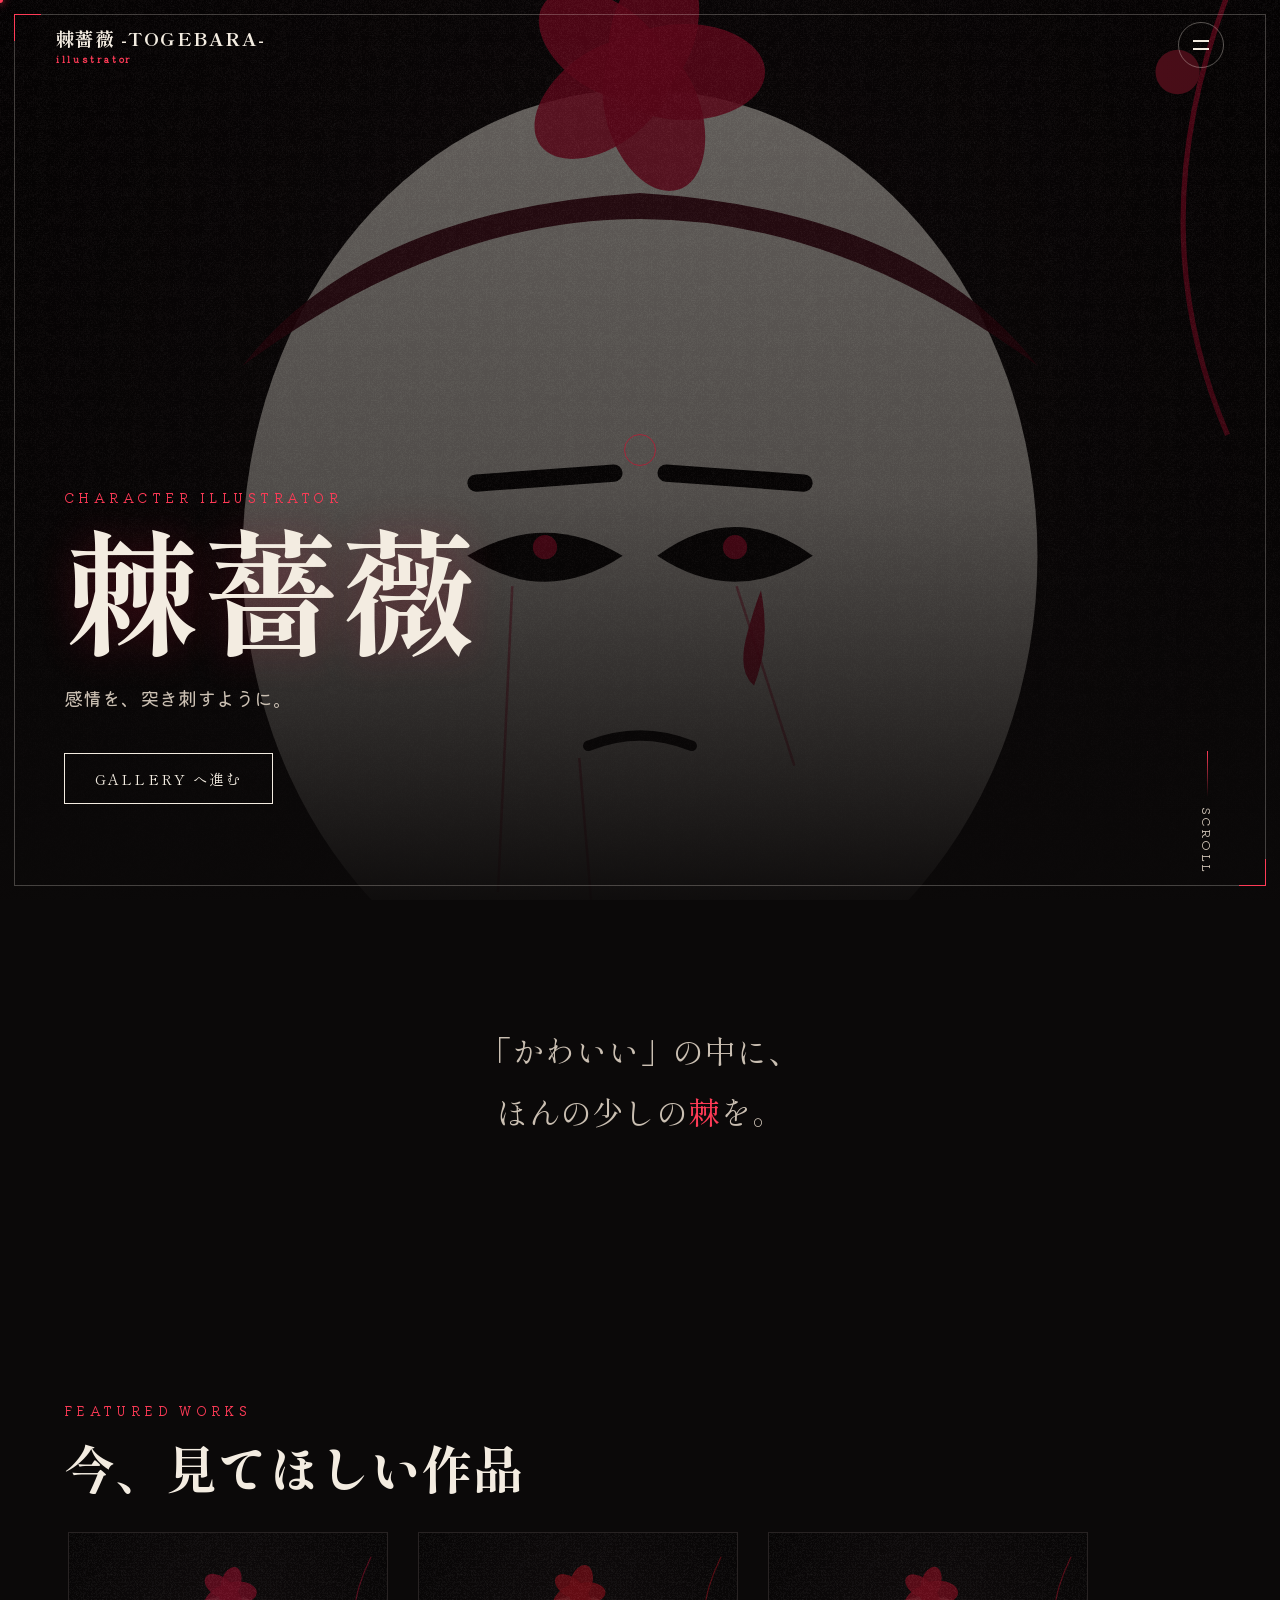
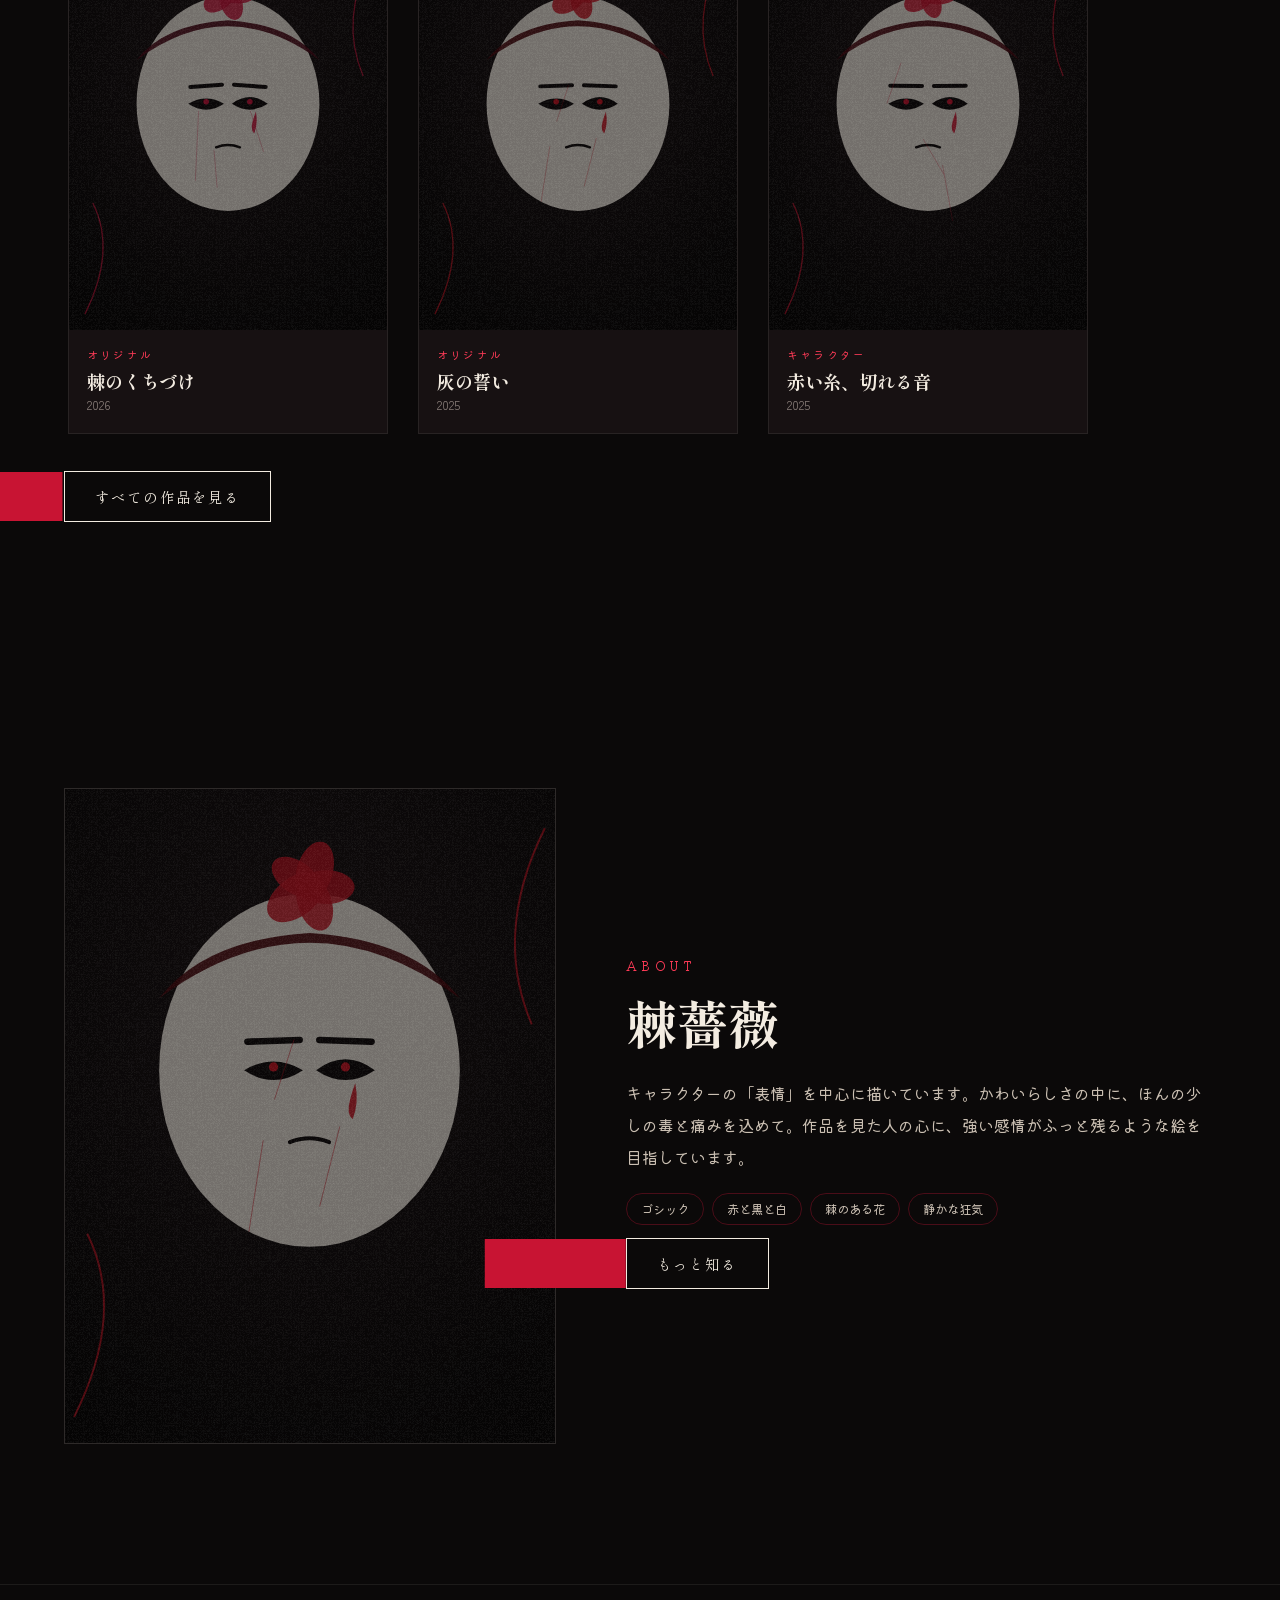
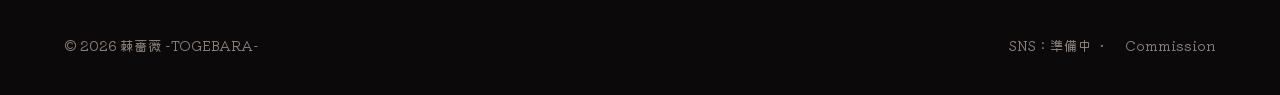
<file: index.html>
<!DOCTYPE html>
<html lang="ja">
<head>
<meta charset="UTF-8">
<meta name="viewport" content="width=device-width, initial-scale=1.0">
<title>棘薔薇 -TOGEBARA- | Illustration Portfolio</title>
<meta name="description" content="キャラクターの表情を描くイラストレーター、棘薔薇のポートフォリオサイト。">
<link rel="stylesheet" href="css/style.css">
</head>
<body data-page="top">

<div id="page-transition"></div>
<div id="nav-mount"></div>

<!-- ============ HERO：最初に見せるのは「作品」 ============ -->
<section class="hero">
  <div class="hero-art">
    <img id="heroImage" src="" alt="代表作品">
  </div>
  <div class="hero-frame"></div>
  <div class="hero-content">
    <div class="hero-eyebrow">CHARACTER ILLUSTRATOR</div>
    <h1 class="hero-title" id="heroTitle"></h1>
    <p class="hero-tagline" id="heroTagline"></p>
    <div class="hero-cta-row">
      <a href="gallery.html" class="btn-primary">GALLERY へ進む</a>
    </div>
  </div>
  <div class="scroll-hint"><span class="line"></span>SCROLL</div>
</section>

<!-- ============ 静けさの間（視線誘導） ============ -->
<div class="quiet-quote reveal">
  <p>「かわいい」の中に、<br>ほんの少しの<span class="mark">棘</span>を。</p>
</div>

<!-- ============ FEATURED WORKS ============ -->
<section class="section">
  <div class="section-eyebrow reveal">FEATURED WORKS</div>
  <h2 class="section-title reveal">今、見てほしい作品</h2>
  <div class="works-scroll-row" id="featuredRow"></div>
  <div class="reveal" style="margin-top:20px;">
    <a href="gallery.html" class="btn-primary">すべての作品を見る</a>
  </div>
</section>

<!-- ============ ABOUT TEASER ============ -->
<section class="section about-teaser">
  <div class="frame-art reveal">
    <img id="aboutTeaserImg" src="" alt="作者について">
  </div>
  <div class="reveal">
    <div class="section-eyebrow">ABOUT</div>
    <h2 class="section-title" id="artistNameHeading"></h2>
    <p class="section-lead" id="aboutTeaserBio"></p>
    <div class="tag-list" id="aboutTeaserTags"></div>
    <div style="margin-top:26px;">
      <a href="about.html" class="btn-primary">もっと知る</a>
    </div>
  </div>
</section>

<div id="footer-mount"></div>

<script src="js/data.js"></script>
<script src="js/main.js"></script>
<script>
document.addEventListener("DOMContentLoaded", () => {
  const data = PortfolioData.get();
  const works = PortfolioData.getWorks();
  const featured = PortfolioData.getFeaturedWorks();
  const heroWork = featured[0] || works[0];

  // ---- HERO ----
  document.getElementById("heroImage").src = heroWork ? PortfolioData.getWorkImage(heroWork) : "";
  document.getElementById("heroTitle").innerHTML =
    data.artistName.split("").map(ch => `<span>${ch}</span>`).join("");
  document.getElementById("heroTagline").textContent = data.tagline;

  // ---- FEATURED ROW ----
  const row = document.getElementById("featuredRow");
  const featuredList = (featured.length ? featured : works).slice(0, 6);
  row.innerHTML = featuredList.map(renderWorkCard).join("");

  // ---- ABOUT TEASER ----
  const teaserWork = works[1] || works[0];
  if (teaserWork) document.getElementById("aboutTeaserImg").src = PortfolioData.getWorkImage(teaserWork);
  document.getElementById("artistNameHeading").textContent = data.artistName;
  document.getElementById("aboutTeaserBio").textContent = data.profile.bio;
  document.getElementById("aboutTeaserTags").innerHTML =
    data.profile.likes.slice(0, 4).map(l => `<span class="tag">${l}</span>`).join("");

  // 追加された要素（作品カードなど）にもスクロール演出を適用しなおす
  reobserveReveals();

  // マウス位置に応じてヒーロー画像を少し動かす（世界に入っていく感覚）
  const heroArtImg = document.getElementById("heroImage");
  window.addEventListener("mousemove", (e) => {
    const x = (e.clientX / window.innerWidth - 0.5) * 14;
    const y = (e.clientY / window.innerHeight - 0.5) * 14;
    heroArtImg.style.transform = `scale(1.1) translate(${x}px, ${y}px)`;
  });
});
</script>
</body>
</html>
</file>
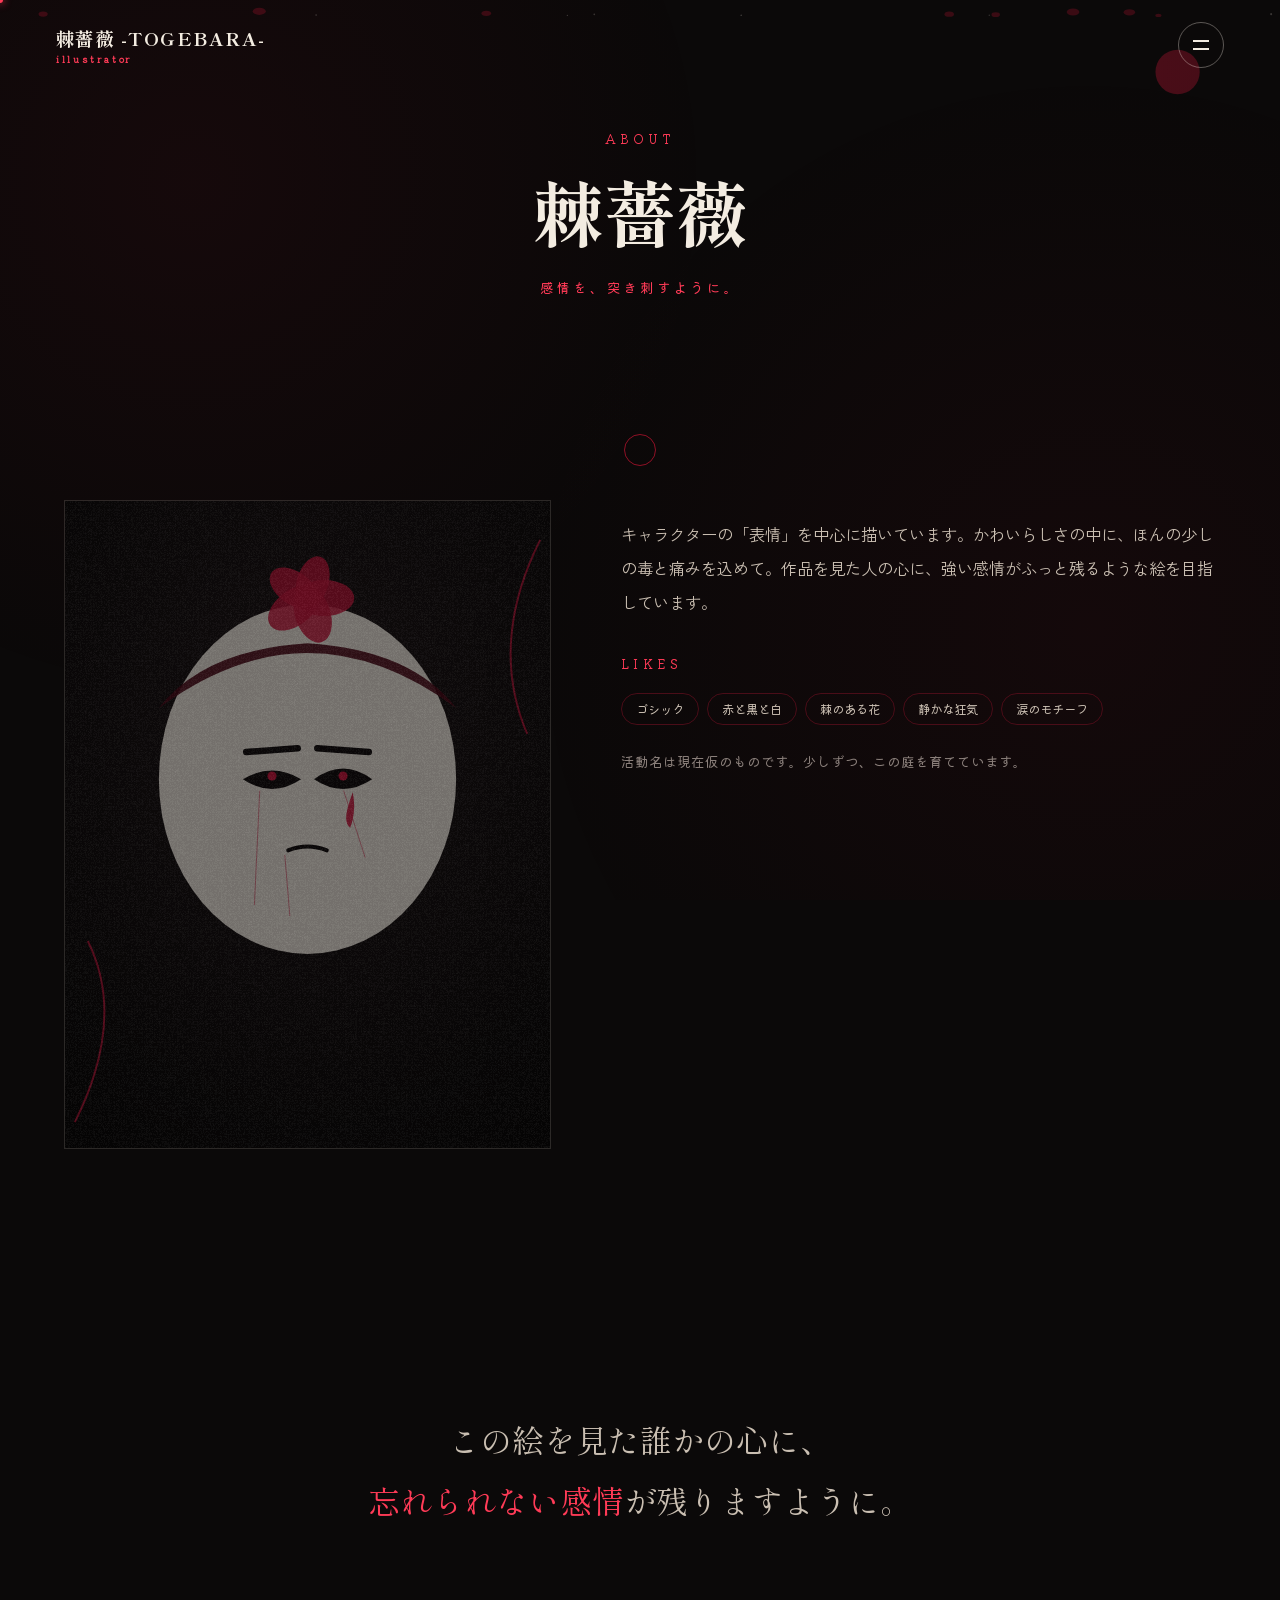
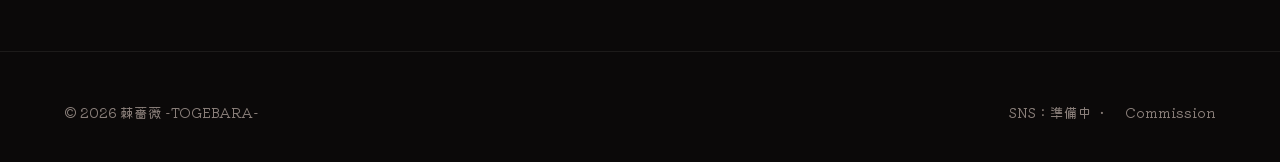
<file: about.html>
<!DOCTYPE html>
<html lang="ja">
<head>
<meta charset="UTF-8">
<meta name="viewport" content="width=device-width, initial-scale=1.0">
<title>ABOUT | 棘薔薇 -TOGEBARA-</title>
<link rel="stylesheet" href="css/style.css">
</head>
<body data-page="about">

<div id="page-transition"></div>
<div id="nav-mount"></div>

<section class="about-hero reveal">
  <div class="section-eyebrow" style="justify-content:center;display:flex;">ABOUT</div>
  <h1 id="artistName"></h1>
  <p class="sub" id="artistTagline"></p>
</section>

<section class="section">
  <div class="about-grid">
    <div class="about-portrait reveal">
      <img id="portraitImg" src="" alt="代表作品">
    </div>
    <div class="reveal">
      <p class="about-bio" id="bioText"></p>
      <div class="section-eyebrow" style="margin-top:36px;">LIKES</div>
      <div class="tag-list" id="likesTags"></div>
      <p class="about-note" id="noteText"></p>
    </div>
  </div>
</section>

<div class="quiet-quote reveal">
  <p>この絵を見た誰かの心に、<br><span class="mark">忘れられない感情</span>が残りますように。</p>
</div>

<div id="footer-mount"></div>

<script src="js/data.js"></script>
<script src="js/main.js"></script>
<script>
document.addEventListener("DOMContentLoaded", () => {
  const data = PortfolioData.get();
  const works = PortfolioData.getWorks();
  document.getElementById("artistName").textContent = data.artistName;
  document.getElementById("artistTagline").textContent = data.tagline;
  document.getElementById("bioText").textContent = data.profile.bio;
  document.getElementById("noteText").textContent = data.profile.note || "";
  document.getElementById("likesTags").innerHTML =
    data.profile.likes.map(l => `<span class="tag">${l}</span>`).join("");
  if (works[0]) document.getElementById("portraitImg").src = PortfolioData.getWorkImage(works[0]);
});
</script>
</body>
</html>
</file>
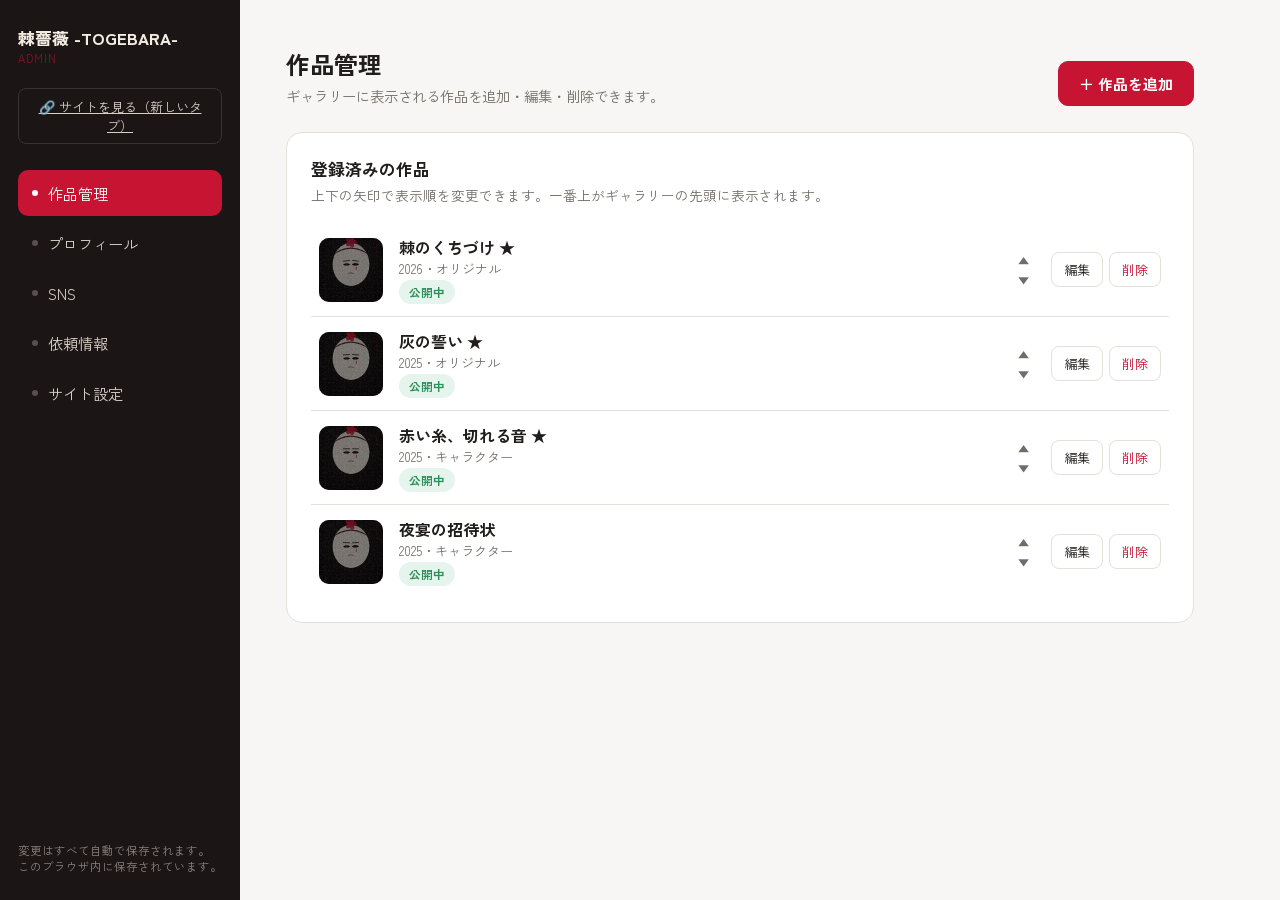
<file: admin.html>
<!DOCTYPE html>
<html lang="ja">
<head>
<meta charset="UTF-8">
<meta name="viewport" content="width=device-width, initial-scale=1.0">
<title>管理画面 | 棘薔薇 -TOGEBARA-</title>
<link rel="stylesheet" href="css/admin.css">
</head>
<body>

<div class="admin-shell">
  <!-- ============ サイドバー ============ -->
  <aside class="admin-sidebar">
    <div class="admin-brand" id="sidebarTitle">管理画面<small>ADMIN</small></div>
    <a href="index.html" class="admin-view-link" target="_blank">🔗 サイトを見る（新しいタブ）</a>
    <nav class="admin-nav">
      <button data-page="works" class="active"><span class="dot"></span>作品管理</button>
      <button data-page="profile"><span class="dot"></span>プロフィール</button>
      <button data-page="sns"><span class="dot"></span>SNS</button>
      <button data-page="commission"><span class="dot"></span>依頼情報</button>
      <button data-page="settings"><span class="dot"></span>サイト設定</button>
    </nav>
    <div class="admin-sidebar-foot">
      変更はすべて自動で保存されます。<br>
      このブラウザ内に保存されています。
    </div>
  </aside>

  <!-- ============ メインエリア ============ -->
  <main class="admin-main">

    <!-- ---------- 作品管理 ---------- -->
    <section class="admin-page active" id="page-works">
      <div class="admin-header">
        <div>
          <h1>作品管理</h1>
          <p>ギャラリーに表示される作品を追加・編集・削除できます。</p>
        </div>
        <button class="btn btn-accent" id="btnNewWork">＋ 作品を追加</button>
      </div>

      <div class="panel" id="worksListPanel">
        <h2>登録済みの作品</h2>
        <p class="hint">上下の矢印で表示順を変更できます。一番上がギャラリーの先頭に表示されます。</p>
        <div id="worksList"></div>
      </div>
    </section>

    <!-- ---------- 作品の追加・編集フォーム ---------- -->
    <section class="admin-page" id="page-workForm">
      <div class="admin-header">
        <div>
          <h1 id="workFormTitle">作品を追加</h1>
          <p>画像を選んで、タイトルと説明を入れるだけで公開できます。</p>
        </div>
        <button class="btn btn-ghost" id="btnCancelWork">← 一覧に戻る</button>
      </div>

      <div class="step-flow">
        <span id="step1">① 画像を選ぶ</span>
        <span id="step2">② タイトルを入れる</span>
        <span id="step3">③ 説明を入れる</span>
        <span id="step4">④ 公開する</span>
      </div>

      <div class="panel">
        <h2>① 画像</h2>
        <p class="hint">クリックして画像を選んでください。まだ画像がない場合は、自動生成された仮画像がそのまま使われます。</p>
        <div class="image-drop" id="imageDrop">
          <img id="imagePreview" style="display:none;">
          <div id="imageDropText">クリックして画像を選択</div>
          <input type="file" accept="image/*" id="imageInput" style="display:none;">
        </div>
      </div>

      <div class="panel">
        <h2>② ③ 作品の情報</h2>
        <div class="form-grid">
          <div class="field full">
            <label>タイトル</label>
            <input type="text" id="fTitle" placeholder="例：棘のくちづけ">
          </div>
          <div class="field">
            <label>制作年</label>
            <input type="text" id="fYear" placeholder="例：2026">
          </div>
          <div class="field">
            <label>カテゴリー</label>
            <input type="text" id="fCategory" placeholder="例：オリジナル / キャラクター">
          </div>
          <div class="field">
            <label>制作時期</label>
            <input type="text" id="fPeriod" placeholder="例：2026年 春">
          </div>
          <div class="field full">
            <label>説明</label>
            <div class="desc">この作品にどんな気持ちを込めたか、自由に書いてください。</div>
            <textarea id="fDescription" placeholder="この作品について..."></textarea>
          </div>
        </div>
      </div>

      <div class="panel">
        <h2>④ 公開設定</h2>
        <div class="checkbox-field" style="margin-bottom:14px;">
          <input type="checkbox" id="fPublished" checked>
          <label for="fPublished">サイトに公開する（オフにすると下書きとして保存されます）</label>
        </div>
        <div class="checkbox-field">
          <input type="checkbox" id="fFeatured">
          <label for="fFeatured">TOPページの「今、見てほしい作品」に表示する</label>
        </div>
      </div>

      <div class="form-actions">
        <button class="btn btn-accent" id="btnSaveWork">公開する</button>
        <button class="btn btn-ghost" id="btnCancelWork2">キャンセル</button>
      </div>
    </section>

    <!-- ---------- プロフィール ---------- -->
    <section class="admin-page" id="page-profile">
      <div class="admin-header">
        <div><h1>プロフィール</h1><p>ABOUTページに表示される内容です。</p></div>
      </div>
      <div class="panel">
        <div class="field full">
          <label>活動名</label>
          <div class="desc">まだ決まっていない場合は仮の名前のままで大丈夫です。</div>
          <input type="text" id="pArtistName">
        </div>
        <div class="field full">
          <label>キャッチコピー（TOPページに表示）</label>
          <input type="text" id="pTagline">
        </div>
        <div class="field full">
          <label>自己紹介文</label>
          <textarea id="pBio" style="min-height:120px;"></textarea>
        </div>
        <div class="field full">
          <label>好きなもの（タグ）</label>
          <div class="desc">Enterキーで追加できます。</div>
          <input type="text" id="pLikeInput" placeholder="入力してEnter">
          <div class="tag-editor" id="pLikesList"></div>
        </div>
        <div class="field full">
          <label>ひとことメモ（任意）</label>
          <input type="text" id="pNote">
        </div>
        <button class="btn btn-accent" id="btnSaveProfile">保存する</button>
      </div>
    </section>

    <!-- ---------- SNS ---------- -->
    <section class="admin-page" id="page-sns">
      <div class="admin-header">
        <div><h1>SNS</h1><p>ここにURLを入れると、サイト内に自動でリンクが表示されます。空欄のままなら「準備中」と表示されます。</p></div>
      </div>
      <div class="panel">
        <div class="field full">
          <label>Instagram のURL</label>
          <input type="url" id="sInstagram" placeholder="https://instagram.com/...">
        </div>
        <div class="field full">
          <label>X（旧Twitter）のURL</label>
          <input type="url" id="sTwitter" placeholder="https://x.com/...">
        </div>
        <div class="field full">
          <label>pixiv のURL</label>
          <input type="url" id="sPixiv" placeholder="https://pixiv.net/...">
        </div>
        <button class="btn btn-accent" id="btnSaveSns">保存する</button>
      </div>
    </section>

    <!-- ---------- 依頼情報 ---------- -->
    <section class="admin-page" id="page-commission">
      <div class="admin-header">
        <div><h1>依頼情報</h1><p>COMMISSIONページの内容です。準備ができるまでは「準備中」のままで問題ありません。</p></div>
      </div>
      <div class="panel">
        <div class="field full">
          <label>受付状況</label>
          <input type="text" id="cStatus" placeholder="例：準備中 / 受付中 / 一時停止中">
        </div>
        <div class="field full">
          <label>案内文</label>
          <textarea id="cNote"></textarea>
        </div>
      </div>
      <div class="panel">
        <h2>依頼メニュー</h2>
        <p class="hint">価格や納期は「準備中」のままでも、決まったら書き換えるだけで反映されます。</p>
        <div id="commissionMenuList"></div>
        <button class="btn btn-sm" id="btnAddMenuItem" style="margin-top:12px;">＋ メニューを追加</button>
      </div>
      <button class="btn btn-accent" id="btnSaveCommission">保存する</button>
    </section>

    <!-- ---------- サイト設定 ---------- -->
    <section class="admin-page" id="page-settings">
      <div class="admin-header">
        <div><h1>サイト設定</h1><p>サイト全体のタイトルなどを変更できます。</p></div>
      </div>
      <div class="panel">
        <div class="field full">
          <label>サイトタイトル（左上に表示されます）</label>
          <input type="text" id="stSiteTitle">
        </div>
        <div class="field full">
          <label>TOPページのサブコピー</label>
          <input type="text" id="stHeroSub">
        </div>
        <button class="btn btn-accent" id="btnSaveSettings">保存する</button>
      </div>

      <div class="notice-box">
        現在このサイトは、あなたが今使っているブラウザの中にデータを保存しています。<br>
        別のパソコンやスマホから編集内容を反映させたい場合の方法は、同封の <strong>README.md</strong>
        の「本番運用について」に手順をまとめています。
      </div>
    </section>

  </main>
</div>

<div class="toast" id="toast"></div>

<script src="js/data.js"></script>
<script src="js/admin.js"></script>
</body>
</html>
</file>
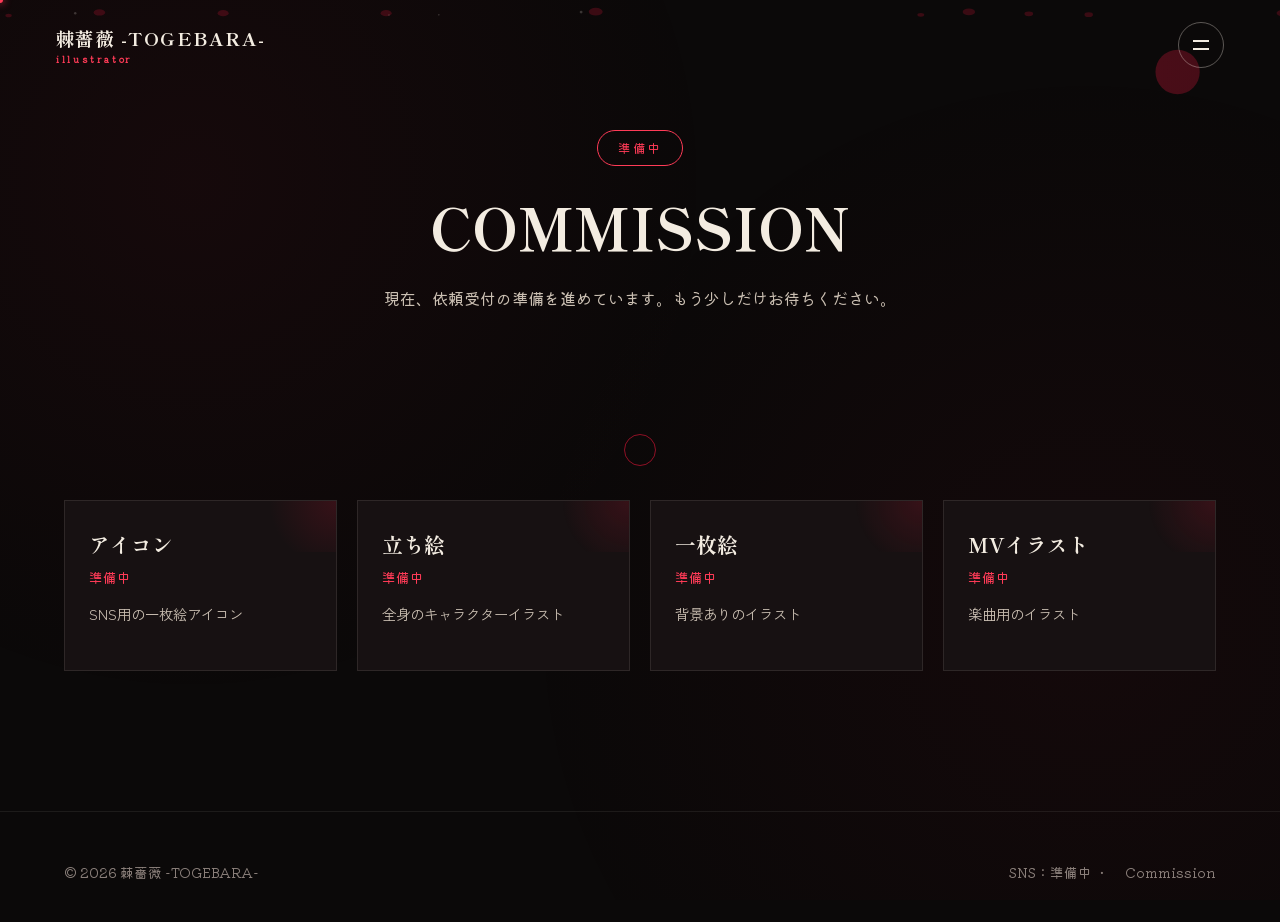
<file: commission.html>
<!DOCTYPE html>
<html lang="ja">
<head>
<meta charset="UTF-8">
<meta name="viewport" content="width=device-width, initial-scale=1.0">
<title>COMMISSION | 棘薔薇 -TOGEBARA-</title>
<link rel="stylesheet" href="css/style.css">
</head>
<body data-page="commission">

<div id="page-transition"></div>
<div id="nav-mount"></div>

<section class="commission-hero reveal">
  <div class="status-badge" id="statusBadge"></div>
  <h1 style="font-family:var(--font-display); font-size:clamp(2.2rem,6vw,3.6rem); margin:0;">COMMISSION</h1>
  <p class="section-lead" style="margin:14px auto 0;" id="noteText"></p>
</section>

<section class="section">
  <div class="commission-grid" id="menuGrid"></div>
</section>

<div id="footer-mount"></div>

<script src="js/data.js"></script>
<script src="js/main.js"></script>
<script>
document.addEventListener("DOMContentLoaded", () => {
  const data = PortfolioData.get();
  document.getElementById("statusBadge").textContent = data.commission.status;
  document.getElementById("noteText").textContent = data.commission.note;
  document.getElementById("menuGrid").innerHTML = data.commission.menu.map(m => `
    <div class="commission-card reveal">
      <h3>${m.name}</h3>
      <div class="price">${m.price}</div>
      <p>${m.note || ""}</p>
    </div>
  `).join("");
  reobserveReveals();
});
</script>
</body>
</html>
</file>
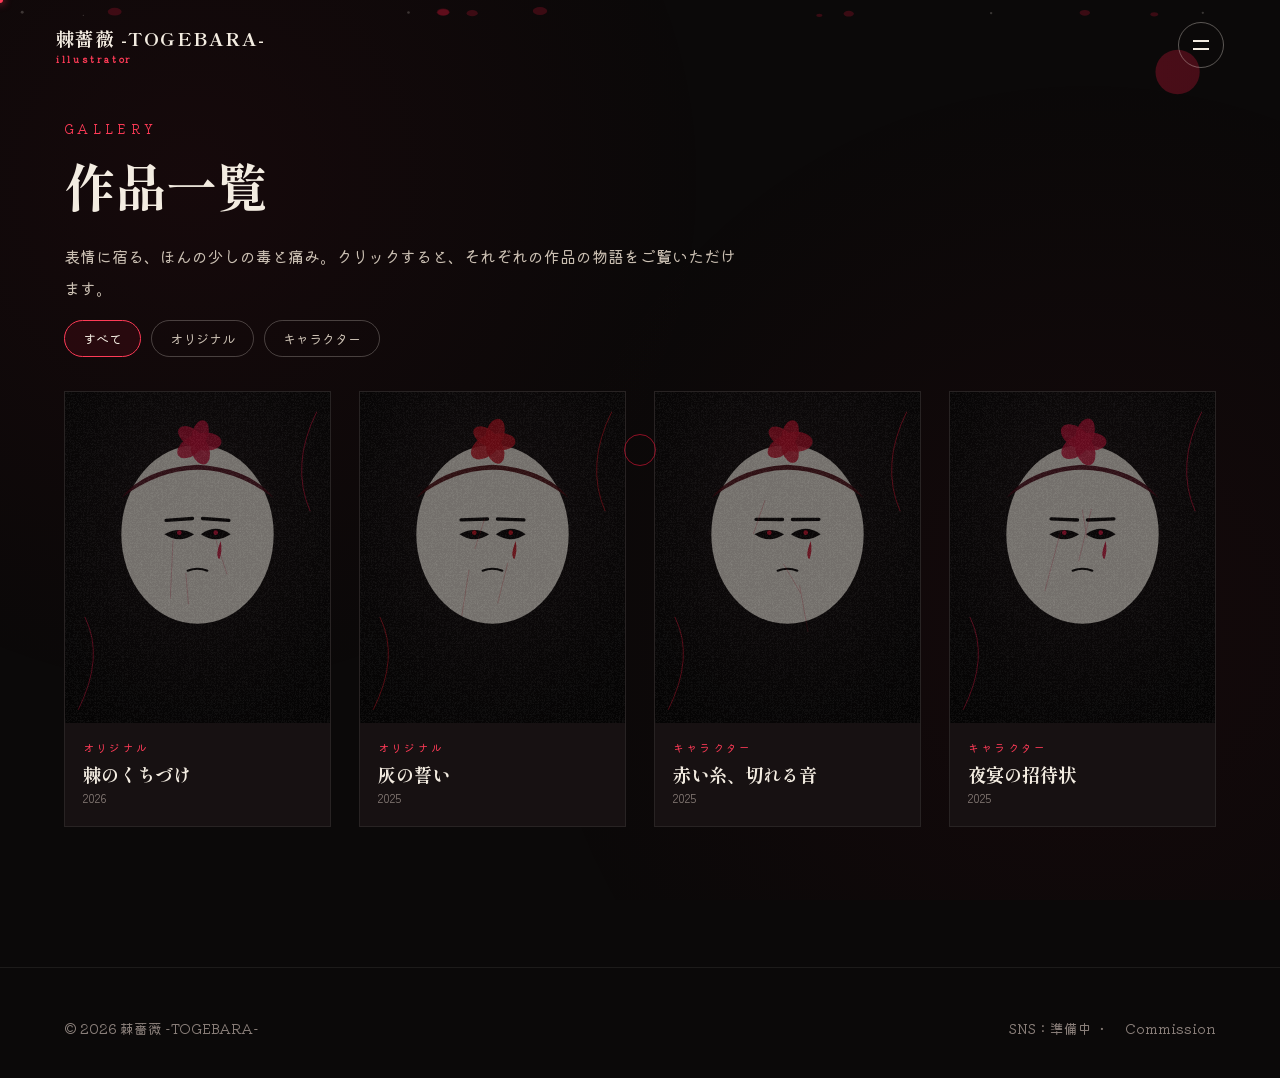
<file: gallery.html>
<!DOCTYPE html>
<html lang="ja">
<head>
<meta charset="UTF-8">
<meta name="viewport" content="width=device-width, initial-scale=1.0">
<title>GALLERY | 棘薔薇 -TOGEBARA-</title>
<link rel="stylesheet" href="css/style.css">
</head>
<body data-page="gallery">

<div id="page-transition"></div>
<div id="nav-mount"></div>

<section class="section" style="padding-top:120px;">
  <div class="section-eyebrow reveal">GALLERY</div>
  <h2 class="section-title reveal">作品一覧</h2>
  <p class="section-lead reveal">表情に宿る、ほんの少しの毒と痛み。クリックすると、それぞれの作品の物語をご覧いただけます。</p>

  <div class="gallery-filters reveal" id="filters"></div>
  <div class="gallery-grid" id="galleryGrid"></div>
</section>

<div id="footer-mount"></div>

<script src="js/data.js"></script>
<script src="js/main.js"></script>
<script>
document.addEventListener("DOMContentLoaded", () => {
  const works = PortfolioData.getWorks();
  const categories = ["すべて", ...new Set(works.map(w => w.category))];
  const filters = document.getElementById("filters");
  const grid = document.getElementById("galleryGrid");

  filters.innerHTML = categories
    .map((c, i) => `<button class="filter-chip ${i === 0 ? "active" : ""}" data-cat="${c}">${c}</button>`)
    .join("");

  function draw(cat) {
    const list = cat === "すべて" ? works : works.filter(w => w.category === cat);
    grid.innerHTML = list.length
      ? list.map(renderWorkCard).join("")
      : `<p style="font-family:var(--font-cute); color:var(--ash);">まだ作品がありません。管理画面から追加してください。</p>`;

    grid.querySelectorAll(".work-card").forEach((el, i) => {
      el.style.transitionDelay = (i % 8) * 0.05 + "s";
    });
    reobserveReveals();
    initHoverTargets();
  }

  filters.addEventListener("click", (e) => {
    const btn = e.target.closest(".filter-chip");
    if (!btn) return;
    filters.querySelectorAll(".filter-chip").forEach(b => b.classList.remove("active"));
    btn.classList.add("active");
    draw(btn.dataset.cat);
  });

  draw("すべて");
});
</script>
</body>
</html>
</file>
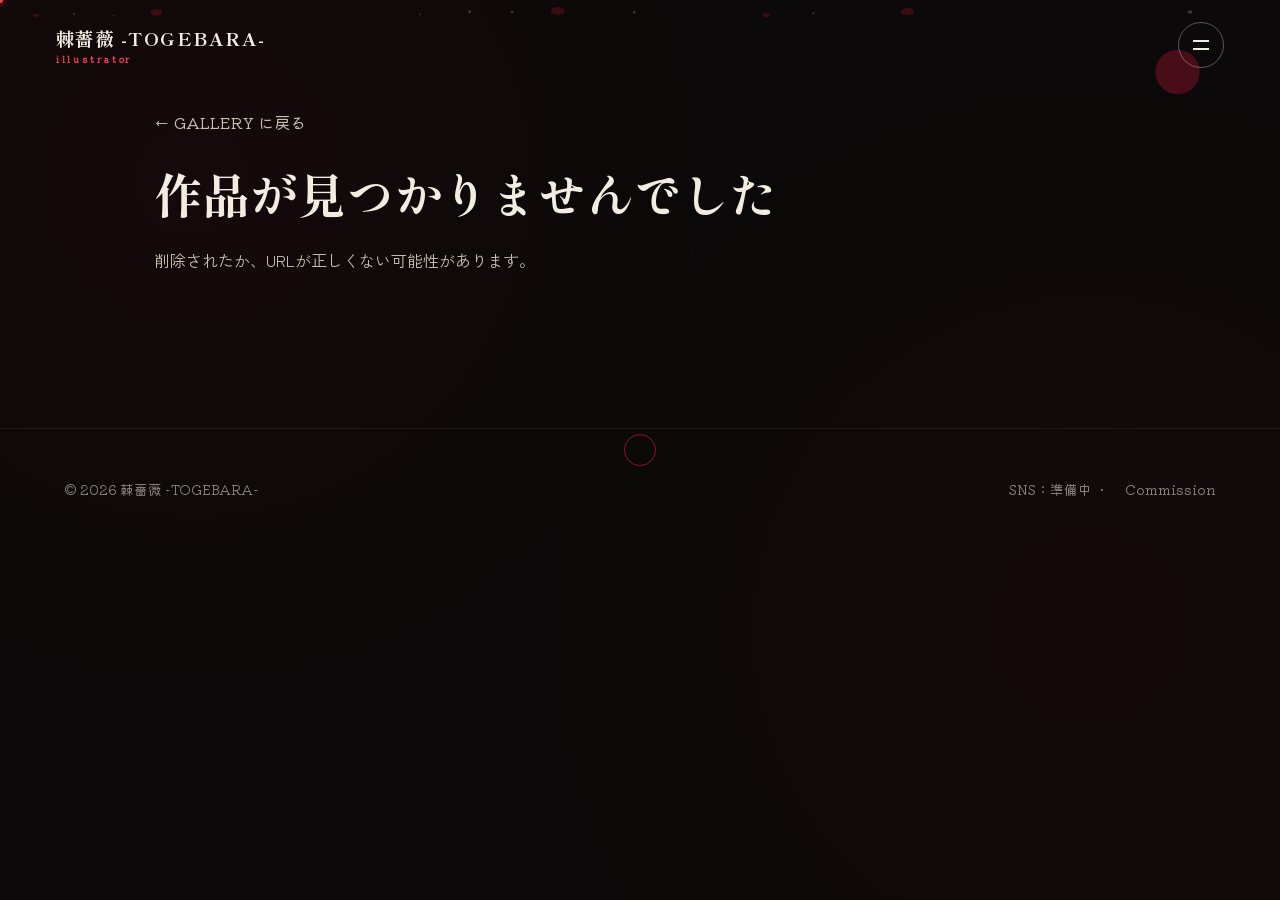
<file: work.html>
<!DOCTYPE html>
<html lang="ja">
<head>
<meta charset="UTF-8">
<meta name="viewport" content="width=device-width, initial-scale=1.0">
<title>作品詳細 | 棘薔薇 -TOGEBARA-</title>
<link rel="stylesheet" href="css/style.css">
</head>
<body data-page="gallery">

<div id="page-transition"></div>
<div id="nav-mount"></div>

<section class="section work-detail" id="detailMount">
  <!-- JSで内容を差し込みます -->
</section>

<div id="footer-mount"></div>

<script src="js/data.js"></script>
<script src="js/main.js"></script>
<script>
document.addEventListener("DOMContentLoaded", () => {
  const params = new URLSearchParams(window.location.search);
  const id = params.get("id");
  const works = PortfolioData.getWorks();
  const work = PortfolioData.getWorkById(id);
  const mount = document.getElementById("detailMount");

  if (!work) {
    mount.innerHTML = `
      <a href="gallery.html" class="back-link">← GALLERY に戻る</a>
      <h1 style="font-family:var(--font-display);">作品が見つかりませんでした</h1>
      <p style="color:var(--paper-dim);">削除されたか、URLが正しくない可能性があります。</p>
    `;
    return;
  }

  const idx = works.findIndex(w => w.id === work.id);
  const prev = works[idx - 1];
  const next = works[idx + 1];

  mount.innerHTML = `
    <a href="gallery.html" class="back-link">← GALLERY に戻る</a>
    <div class="work-detail-figure">
      <img src="${PortfolioData.getWorkImage(work)}" alt="${work.title}">
    </div>
    <h1>${work.title}</h1>
    <div class="work-detail-meta">
      <div><span>制作年</span><strong>${work.year}</strong></div>
      <div><span>カテゴリー</span><strong>${work.category}</strong></div>
      ${work.period ? `<div><span>制作時期</span><strong>${work.period}</strong></div>` : ""}
    </div>
    <p class="desc">${work.description || ""}</p>
    <div class="work-nav">
      ${prev ? `<a href="work.html?id=${prev.id}">← ${prev.title}</a>` : `<span></span>`}
      ${next ? `<a href="work.html?id=${next.id}">${next.title} →</a>` : `<span></span>`}
    </div>
  `;

  document.title = `${work.title} | 棘薔薇 -TOGEBARA-`;
});
</script>
</body>
</html>
</file>
<file: css/style.css>
/* ============================================================
   style.css
   ------------------------------------------------------------
   公開サイト（TOP / GALLERY / 作品詳細 / ABOUT / COMMISSION）の
   デザインをまとめたファイルです。
   色を変えたいときは、一番上の「:root」の中の色コードを変えてください。
   ============================================================ */

@import url("https://fonts.googleapis.com/css2?family=Shippori+Mincho:wght@500;800&family=Zen+Kaku+Gothic+New:wght@400;500;700&family=Kiwi+Maru:wght@400;500&display=swap");

:root {
  /* ---- 色（このサイトの3色 + 補助色） ---- */
  --ink: #0b0909;         /* メイン背景（黒） */
  --ink-soft: #171112;    /* カードなどの少し明るい黒 */
  --paper: #f3ece1;       /* 文字・情報（白） */
  --paper-dim: #cabfb2;   /* 控えめな文字色 */
  --blood: #c81433;       /* アクセント（赤） */
  --blood-bright: #ff3b57;/* 強調したい赤 */
  --blood-deep: #4a0d18;  /* 影になる赤 */
  --ash: #8a7f7a;

  /* ---- フォント ---- */
  --font-display: "Shippori Mincho", serif;      /* エレガント×少しゴシック */
  --font-cute: "Kiwi Maru", serif;                /* かわいらしさ担当 */
  --font-body: "Zen Kaku Gothic New", sans-serif; /* 本文 */

  --ease: cubic-bezier(0.16, 1, 0.3, 1);
}

* { box-sizing: border-box; }
html { scroll-behavior: smooth; }

body {
  margin: 0;
  background: var(--ink);
  color: var(--paper);
  font-family: var(--font-body);
  overflow-x: hidden;
  cursor: none; /* カスタムカーソルに置き換えるため */
}
@media (max-width: 780px) {
  body { cursor: auto; } /* スマホでは通常カーソル（タップ操作） */
}

a { color: inherit; text-decoration: none; }
img { max-width: 100%; display: block; }
button { font-family: inherit; cursor: pointer; }

::selection { background: var(--blood); color: var(--paper); }

/* 背景に薄く敷く「世界観」用の模様 */
body::before {
  content: "";
  position: fixed;
  inset: 0;
  z-index: 0;
  pointer-events: none;
  background-image:
    radial-gradient(circle at 15% 20%, rgba(200,20,51,0.06), transparent 40%),
    radial-gradient(circle at 85% 70%, rgba(200,20,51,0.05), transparent 45%);
}

/* ============ カスタムカーソル ============ */
.cursor-dot, .cursor-ring {
  position: fixed;
  top: 0; left: 0;
  pointer-events: none;
  z-index: 9999;
  transform: translate(-50%, -50%);
}
.cursor-dot {
  width: 6px; height: 6px;
  background: var(--blood-bright);
  border-radius: 50%;
  box-shadow: 0 0 8px var(--blood-bright);
}
.cursor-ring {
  width: 32px; height: 32px;
  border: 1px solid rgba(200,20,51,0.7);
  border-radius: 50%;
  transition: width .25s var(--ease), height .25s var(--ease), border-color .25s var(--ease), transform .25s var(--ease);
}
.cursor-ring.is-hover {
  width: 56px; height: 56px;
  border-color: var(--paper);
}
@media (max-width: 780px) { .cursor-dot, .cursor-ring { display: none; } }

/* ============ 浮遊する花びら／棘の装飾（背景演出） ============ */
#floaters { position: fixed; inset: 0; z-index: 1; pointer-events: none; overflow: hidden; }
.floater {
  position: absolute;
  opacity: 0.5;
  animation: floatUp linear infinite;
  will-change: transform;
}
@keyframes floatUp {
  from { transform: translateY(110vh) rotate(0deg); }
  to   { transform: translateY(-15vh) rotate(360deg); }
}

/* ============ ナビゲーション ============ */
.site-nav {
  position: fixed;
  top: 0; left: 0; right: 0;
  z-index: 500;
  display: flex;
  justify-content: space-between;
  align-items: center;
  padding: 22px clamp(20px, 5vw, 56px);
  mix-blend-mode: normal;
}
.nav-logo {
  font-family: var(--font-display);
  font-weight: 800;
  font-size: 1.15rem;
  letter-spacing: 0.08em;
  color: var(--paper);
}
.nav-logo small {
  display: block;
  font-family: var(--font-cute);
  font-size: 0.55rem;
  letter-spacing: 0.3em;
  color: var(--blood-bright);
  margin-top: 2px;
}
.nav-toggle {
  background: none;
  border: 1px solid rgba(243,236,225,0.35);
  width: 46px; height: 46px;
  border-radius: 50%;
  display: flex; align-items: center; justify-content: center;
  gap: 4px;
  transition: border-color .3s var(--ease), transform .3s var(--ease);
}
.nav-toggle:hover { border-color: var(--blood-bright); transform: rotate(90deg); }
.nav-toggle span {
  display: block; width: 16px; height: 1.5px; background: var(--paper);
  position: absolute;
  transition: transform .3s var(--ease), opacity .3s var(--ease);
}
.nav-toggle span:nth-child(1) { transform: translateY(-4px); }
.nav-toggle span:nth-child(2) { transform: translateY(4px); }
.nav-toggle.is-open span:nth-child(1) { transform: rotate(45deg); }
.nav-toggle.is-open span:nth-child(2) { transform: rotate(-45deg); }

.nav-overlay {
  position: fixed; inset: 0;
  z-index: 400;
  background: radial-gradient(circle at 90% 8%, var(--blood-deep), var(--ink) 65%);
  clip-path: circle(2% at 92% 8%);
  transition: clip-path .7s var(--ease);
  display: flex; flex-direction: column; align-items: center; justify-content: center;
  gap: clamp(14px, 3vw, 26px);
}
.nav-overlay.is-open { clip-path: circle(150% at 92% 8%); }
.nav-overlay a {
  font-family: var(--font-display);
  font-size: clamp(1.8rem, 6vw, 3.4rem);
  font-weight: 800;
  color: var(--paper-dim);
  position: relative;
  transition: color .3s var(--ease), letter-spacing .3s var(--ease);
}
.nav-overlay a:hover, .nav-overlay a.active { color: var(--paper); letter-spacing: 0.05em; }
.nav-overlay a:hover::after {
  content: "";
  position: absolute; left: 0; right: 0; bottom: -6px;
  height: 2px; background: var(--blood-bright);
}
.nav-overlay .nav-sns {
  margin-top: 20px;
  font-family: var(--font-cute);
  font-size: 0.75rem;
  color: var(--ash);
  letter-spacing: 0.1em;
}

/* ============ HERO（TOPページ） ============ */
.hero {
  position: relative;
  min-height: 100vh;
  display: flex;
  align-items: flex-end;
  overflow: hidden;
  z-index: 2;
}
.hero-art {
  position: absolute;
  inset: 0;
  z-index: 0;
}
.hero-art img {
  width: 100%; height: 100%; object-fit: cover;
  object-position: center 20%;
  filter: saturate(1.05) contrast(1.05);
  transform: scale(1.08);
  transition: transform 1.6s var(--ease);
}
.hero-art::after {
  content: "";
  position: absolute; inset: 0;
  background: linear-gradient(180deg, rgba(11,9,9,0.15) 0%, rgba(11,9,9,0.35) 55%, rgba(11,9,9,0.96) 100%);
}
.hero-frame {
  position: absolute; inset: 14px;
  border: 1px solid rgba(243,236,225,0.25);
  pointer-events: none;
  z-index: 3;
}
.hero-frame::before, .hero-frame::after {
  content: "";
  position: absolute;
  width: 26px; height: 26px;
  border: 1px solid var(--blood-bright);
}
.hero-frame::before { top: -1px; left: -1px; border-right: none; border-bottom: none; }
.hero-frame::after { bottom: -1px; right: -1px; border-left: none; border-top: none; }

.hero-content {
  position: relative;
  z-index: 4;
  width: 100%;
  padding: 0 clamp(20px, 6vw, 64px) clamp(48px, 8vw, 96px);
  display: flex;
  flex-direction: column;
  align-items: flex-start;
  gap: 14px;
}
.hero-eyebrow {
  font-family: var(--font-cute);
  font-size: 0.8rem;
  letter-spacing: 0.35em;
  color: var(--blood-bright);
  opacity: 0;
  animation: fadeUp .9s var(--ease) .3s forwards;
}
.hero-title {
  font-family: var(--font-display);
  font-weight: 800;
  font-size: clamp(3.2rem, 12vw, 8.5rem);
  line-height: 0.95;
  letter-spacing: 0.02em;
  margin: 0;
  color: var(--paper);
  opacity: 0;
  animation: fadeUp 1s var(--ease) .5s forwards;
  text-shadow: 0 0 40px rgba(200,20,51,0.25);
}
.hero-title span { display: inline-block; }
.hero-title:hover span { animation: tremble .35s ease-in-out; }
.hero-tagline {
  font-family: var(--font-cute);
  font-size: clamp(0.95rem, 2vw, 1.2rem);
  color: var(--paper-dim);
  max-width: 32em;
  opacity: 0;
  animation: fadeUp 1s var(--ease) .75s forwards;
}
@keyframes fadeUp { from { opacity: 0; transform: translateY(24px); } to { opacity: 1; transform: translateY(0); } }
@keyframes tremble {
  0%,100% { transform: translate(0,0) rotate(0); }
  20% { transform: translate(-2px,1px) rotate(-1deg); }
  40% { transform: translate(2px,-1px) rotate(1deg); }
  60% { transform: translate(-1px,1px) rotate(-0.5deg); }
  80% { transform: translate(1px,-1px) rotate(0.5deg); }
}

.hero-cta-row {
  margin-top: 8px;
  display: flex; align-items: center; gap: 24px;
  opacity: 0;
  animation: fadeUp 1s var(--ease) 1s forwards;
}
.btn-primary {
  position: relative;
  padding: 14px 30px;
  border: 1px solid var(--paper);
  color: var(--paper);
  background: transparent;
  font-family: var(--font-display);
  letter-spacing: 0.15em;
  font-size: 0.9rem;
  overflow: hidden;
  transition: color .4s var(--ease), border-color .4s var(--ease);
  z-index: 1;
}
.btn-primary::before {
  content: "";
  position: absolute; inset: 0;
  background: var(--blood);
  transform: translateX(-101%);
  transition: transform .4s var(--ease);
  z-index: -1;
}
.btn-primary:hover { border-color: var(--blood-bright); }
.btn-primary:hover::before { transform: translateX(0); }

.scroll-hint {
  position: absolute;
  bottom: 26px; right: clamp(20px, 6vw, 64px);
  z-index: 4;
  writing-mode: vertical-rl;
  font-family: var(--font-cute);
  font-size: 0.75rem;
  letter-spacing: 0.2em;
  color: var(--paper-dim);
  display: flex; align-items: center; gap: 10px;
}
.scroll-hint .line { width: 1px; height: 46px; background: linear-gradient(var(--blood-bright), transparent); animation: scrollLine 1.8s ease-in-out infinite; }
@keyframes scrollLine { 0%,100% { transform: scaleY(1); opacity: 0.4; } 50% { transform: scaleY(0.5); opacity: 1; } }

/* ============ セクション共通 ============ */
.section {
  position: relative;
  z-index: 2;
  padding: clamp(70px, 12vw, 140px) clamp(20px, 6vw, 64px);
}
.section-eyebrow {
  font-family: var(--font-cute);
  font-size: 0.78rem;
  letter-spacing: 0.35em;
  color: var(--blood-bright);
  margin-bottom: 10px;
}
.section-title {
  font-family: var(--font-display);
  font-weight: 800;
  font-size: clamp(1.9rem, 4.5vw, 3.2rem);
  margin: 0 0 18px;
}
.section-lead {
  font-family: var(--font-cute);
  color: var(--paper-dim);
  max-width: 42em;
  line-height: 2;
  font-size: 1rem;
}

/* 引用的な静けさゾーン（視線誘導：静→動の前の間） */
.quiet-quote {
  text-align: center;
  padding: clamp(60px,10vw,120px) 20px;
}
.quiet-quote p {
  font-family: var(--font-display);
  font-size: clamp(1.3rem, 3vw, 2rem);
  color: var(--paper-dim);
  max-width: 20em;
  margin: 0 auto;
  line-height: 1.9;
}
.quiet-quote .mark { color: var(--blood-bright); }

/* ============ 作品カード & グリッド ============ */
.works-scroll-row {
  display: flex;
  gap: clamp(16px, 3vw, 30px);
  overflow-x: auto;
  padding: 10px 4px 30px;
  scroll-snap-type: x proximity;
}
.works-scroll-row::-webkit-scrollbar { height: 6px; }
.works-scroll-row::-webkit-scrollbar-thumb { background: var(--blood-deep); border-radius: 3px; }

.work-card {
  position: relative;
  flex: 0 0 clamp(220px, 30vw, 320px);
  scroll-snap-align: start;
  background: var(--ink-soft);
  border: 1px solid rgba(243,236,225,0.08);
  overflow: hidden;
  opacity: 0; transform: translateX(60px) rotate(2deg);
  transition: opacity .8s var(--ease), transform .8s var(--ease);
}
.work-card.in-view { opacity: 1; transform: translateX(0) rotate(0); }
.work-card .thumb { aspect-ratio: 4/5; overflow: hidden; }
.work-card img { width: 100%; height: 100%; object-fit: cover; transition: transform .6s var(--ease), filter .6s var(--ease); }
.work-card:hover img { transform: scale(1.08) rotate(-1deg); filter: saturate(1.2); }
.work-card .info { padding: 16px 18px 20px; }
.work-card .cat { font-family: var(--font-cute); font-size: 0.68rem; letter-spacing: 0.2em; color: var(--blood-bright); }
.work-card h3 { font-family: var(--font-display); font-size: 1.15rem; margin: 6px 0 2px; }
.work-card .yr { font-size: 0.75rem; color: var(--ash); }

.gallery-grid {
  display: grid;
  grid-template-columns: repeat(auto-fill, minmax(240px, 1fr));
  gap: clamp(18px, 2.5vw, 28px);
}
.gallery-grid .work-card { transform: translateY(40px); }
.gallery-grid .work-card.in-view { transform: translateY(0); }

.gallery-filters {
  display: flex; flex-wrap: wrap; gap: 10px;
  margin-bottom: 34px;
}
.filter-chip {
  border: 1px solid rgba(243,236,225,0.25);
  background: transparent;
  color: var(--paper-dim);
  padding: 8px 18px;
  border-radius: 999px;
  font-family: var(--font-cute);
  font-size: 0.82rem;
  transition: all .3s var(--ease);
}
.filter-chip:hover, .filter-chip.active { border-color: var(--blood-bright); color: var(--paper); background: rgba(200,20,51,0.12); }

/* ============ ABOUT teaser (TOP) ============ */
.about-teaser {
  display: grid;
  grid-template-columns: 1fr 1.2fr;
  gap: clamp(30px, 6vw, 70px);
  align-items: center;
}
@media (max-width: 820px) { .about-teaser { grid-template-columns: 1fr; } }
.about-teaser .frame-art {
  position: relative;
  aspect-ratio: 3/4;
  overflow: hidden;
  border: 1px solid rgba(243,236,225,0.15);
}
.about-teaser .frame-art img { width: 100%; height: 100%; object-fit: cover; }
.tag-list { display: flex; flex-wrap: wrap; gap: 8px; margin-top: 20px; }
.tag {
  font-family: var(--font-cute);
  font-size: 0.78rem;
  padding: 6px 14px;
  border: 1px solid var(--blood-deep);
  color: var(--paper-dim);
  border-radius: 999px;
}

/* ============ FOOTER ============ */
.site-footer {
  position: relative; z-index: 2;
  padding: 50px clamp(20px,6vw,64px) 40px;
  border-top: 1px solid rgba(243,236,225,0.08);
  display: flex; flex-wrap: wrap; justify-content: space-between; gap: 24px;
  font-family: var(--font-cute);
  color: var(--ash);
  font-size: 0.85rem;
}
.site-footer a { transition: color .3s; }
.site-footer a:hover { color: var(--blood-bright); }
.footer-sns { display: flex; gap: 16px; }

/* ============ WORK DETAIL ============ */
.work-detail {
  max-width: 1100px; margin: 0 auto;
  padding-top: 110px;
}
.back-link {
  display: inline-flex; align-items: center; gap: 8px;
  font-family: var(--font-cute); color: var(--paper-dim);
  margin-bottom: 24px;
}
.back-link:hover { color: var(--blood-bright); }
.work-detail-figure {
  width: 100%;
  max-height: 78vh;
  overflow: hidden;
  border: 1px solid rgba(243,236,225,0.12);
  margin-bottom: 30px;
  opacity: 0; transform: scale(0.97);
  animation: revealArt 1s var(--ease) .1s forwards;
}
@keyframes revealArt { to { opacity: 1; transform: scale(1); } }
.work-detail-figure img { width: 100%; height: 100%; object-fit: contain; background: #000; }
.work-detail-meta { display: flex; flex-wrap: wrap; gap: 40px; margin-bottom: 20px; }
.work-detail-meta div span { display: block; font-family: var(--font-cute); font-size: 0.7rem; letter-spacing: 0.2em; color: var(--blood-bright); margin-bottom: 4px; }
.work-detail-meta div strong { font-family: var(--font-display); font-size: 1.05rem; font-weight: 500; }
.work-detail h1 { font-family: var(--font-display); font-size: clamp(2rem, 5vw, 3rem); margin: 0 0 20px; }
.work-detail p.desc { font-size: 1.02rem; line-height: 2; max-width: 46em; color: var(--paper-dim); }
.work-nav { display: flex; justify-content: space-between; margin-top: 60px; padding-top: 24px; border-top: 1px solid rgba(243,236,225,0.1); font-family: var(--font-cute); }

/* ============ ABOUT ページ ============ */
.about-hero {
  padding-top: 130px;
  text-align: center;
}
.about-hero h1 { font-family: var(--font-display); font-size: clamp(2.4rem,7vw,4.5rem); margin: 0; }
.about-hero .sub { font-family: var(--font-cute); color: var(--blood-bright); letter-spacing: 0.2em; font-size: 0.85rem; }

.about-grid {
  display: grid; grid-template-columns: 0.9fr 1.1fr;
  gap: clamp(30px,6vw,70px);
  align-items: start;
  margin-top: 50px;
}
@media (max-width: 820px) { .about-grid { grid-template-columns: 1fr; } }
.about-portrait { aspect-ratio: 3/4; overflow: hidden; border: 1px solid rgba(243,236,225,0.14); }
.about-portrait img { width: 100%; height: 100%; object-fit: cover; }
.about-bio { font-size: 1.02rem; line-height: 2.1; color: var(--paper-dim); }
.about-note { margin-top: 26px; font-family: var(--font-cute); font-size: 0.85rem; color: var(--ash); }

/* ============ COMMISSION ページ ============ */
.commission-hero { padding-top: 130px; text-align: center; }
.status-badge {
  display: inline-block;
  font-family: var(--font-cute);
  font-size: 0.78rem;
  letter-spacing: 0.2em;
  padding: 8px 20px;
  border: 1px solid var(--blood-bright);
  border-radius: 999px;
  color: var(--blood-bright);
  margin-bottom: 18px;
}
.commission-grid {
  display: grid;
  grid-template-columns: repeat(auto-fit, minmax(220px, 1fr));
  gap: 20px;
  margin-top: 46px;
}
.commission-card {
  border: 1px solid rgba(243,236,225,0.1);
  background: var(--ink-soft);
  padding: 28px 24px;
  position: relative;
  overflow: hidden;
}
.commission-card::before {
  content: "";
  position: absolute; top: -30%; right: -30%;
  width: 60%; height: 60%;
  background: radial-gradient(circle, rgba(200,20,51,0.18), transparent 70%);
}
.commission-card h3 { font-family: var(--font-display); font-size: 1.3rem; margin: 0 0 8px; }
.commission-card .price { font-family: var(--font-cute); color: var(--blood-bright); font-size: 0.85rem; margin-bottom: 10px; }
.commission-card p { color: var(--paper-dim); font-size: 0.9rem; line-height: 1.8; }

/* ============ モーダル（Gallery拡大表示：任意で使用） ============ */
.modal-backdrop {
  position: fixed; inset: 0; z-index: 800;
  background: rgba(11,9,9,0.92);
  display: none;
  align-items: center; justify-content: center;
  padding: 30px;
}
.modal-backdrop.is-open { display: flex; }
.modal-box { max-width: 900px; width: 100%; max-height: 90vh; overflow: auto; }
.modal-close {
  position: fixed; top: 24px; right: 28px; z-index: 810;
  background: none; border: 1px solid var(--paper); color: var(--paper);
  width: 42px; height: 42px; border-radius: 50%;
}

/* ============ ページロードトランジション ============ */
#page-transition {
  position: fixed; inset: 0; z-index: 9998;
  background: var(--ink);
  transform: scaleY(1);
  transform-origin: bottom;
  pointer-events: none;
}
#page-transition.enter { animation: transitionOut .7s var(--ease) forwards; }
@keyframes transitionOut { to { transform: scaleY(0); } }

/* ============ 共通ユーティリティ ============ */
.reveal { opacity: 0; transform: translateY(30px); transition: opacity .8s var(--ease), transform .8s var(--ease); }
.reveal.in-view { opacity: 1; transform: translateY(0); }

@media (prefers-reduced-motion: reduce) {
  * { animation-duration: 0.01ms !important; animation-iteration-count: 1 !important; transition-duration: 0.01ms !important; scroll-behavior: auto !important; }
}
</file>
<file: css/admin.css>
/* ============================================================
   admin.css
   ------------------------------------------------------------
   管理画面のデザインです。
   公開サイトとは違い、「分かりやすさ」を最優先にしています。
   ============================================================ */

@import url("https://fonts.googleapis.com/css2?family=Zen+Kaku+Gothic+New:wght@400;500;700;900&display=swap");

:root {
  --a-bg: #f7f6f4;
  --a-panel: #ffffff;
  --a-border: #e4e0da;
  --a-ink: #211d1c;
  --a-sub: #726c66;
  --a-accent: #c81433;
  --a-accent-soft: #fbe6e9;
  --a-green: #2f8f5b;
  --a-green-soft: #e5f4ec;
}

* { box-sizing: border-box; }
body {
  margin: 0;
  background: var(--a-bg);
  color: var(--a-ink);
  font-family: "Zen Kaku Gothic New", sans-serif;
}
a { color: inherit; }
button { font-family: inherit; }

.admin-shell {
  display: grid;
  grid-template-columns: 240px 1fr;
  min-height: 100vh;
}
@media (max-width: 860px) {
  .admin-shell { grid-template-columns: 1fr; }
  .admin-sidebar { position: sticky; top: 0; z-index: 50; }
}

/* ---------- サイドバー ---------- */
.admin-sidebar {
  background: #1b1516;
  color: #f3ece1;
  padding: 26px 18px;
  display: flex; flex-direction: column;
}
.admin-brand {
  font-weight: 900; font-size: 1.05rem; margin-bottom: 4px;
}
.admin-brand small { display:block; font-size: .7rem; color: #c8143399; letter-spacing: .1em; font-weight: 400; }
.admin-view-link {
  margin: 18px 0 26px;
  font-size: .82rem;
  color: #d8cfc6;
  border: 1px solid #3a3132;
  padding: 8px 12px;
  border-radius: 8px;
  text-align: center;
}
.admin-view-link:hover { border-color: var(--a-accent); color: #fff; }

.admin-nav { display: flex; flex-direction: column; gap: 4px; }
.admin-nav button {
  all: unset;
  cursor: pointer;
  padding: 12px 14px;
  border-radius: 10px;
  font-size: .95rem;
  color: #d8cfc6;
  display: flex; align-items: center; gap: 10px;
  transition: background .2s, color .2s;
}
.admin-nav button .dot { width: 6px; height: 6px; border-radius: 50%; background: #5a4f4d; }
.admin-nav button:hover { background: #2a2223; color: #fff; }
.admin-nav button.active { background: var(--a-accent); color: #fff; }
.admin-nav button.active .dot { background: #fff; }

.admin-sidebar-foot { margin-top: auto; font-size: .72rem; color: #8a7f7a; padding-top: 20px; }

/* ---------- メインエリア ---------- */
.admin-main { padding: clamp(20px, 4vw, 46px); max-width: 1000px; }
.admin-page { display: none; }
.admin-page.active { display: block; animation: fadein .3s ease; }
@keyframes fadein { from { opacity: 0; transform: translateY(6px); } to { opacity: 1; transform: translateY(0); } }

.admin-header { display: flex; justify-content: space-between; align-items: flex-end; flex-wrap: wrap; gap: 14px; margin-bottom: 26px; }
.admin-header h1 { font-size: 1.5rem; margin: 0 0 4px; }
.admin-header p { margin: 0; color: var(--a-sub); font-size: .9rem; }

.btn {
  display: inline-flex; align-items: center; gap: 8px;
  padding: 11px 20px;
  border-radius: 10px;
  border: 1px solid var(--a-border);
  background: var(--a-panel);
  color: var(--a-ink);
  font-size: .92rem;
  cursor: pointer;
  transition: all .15s ease;
}
.btn:hover { border-color: var(--a-accent); }
.btn-accent { background: var(--a-accent); color: #fff; border-color: var(--a-accent); font-weight: 700; }
.btn-accent:hover { background: #a80f28; }
.btn-ghost { background: transparent; border-color: transparent; color: var(--a-sub); }
.btn-ghost:hover { color: var(--a-accent); }
.btn-sm { padding: 7px 12px; font-size: .82rem; border-radius: 8px; }
.btn-danger { color: var(--a-accent); }

/* ---------- カード / パネル ---------- */
.panel {
  background: var(--a-panel);
  border: 1px solid var(--a-border);
  border-radius: 16px;
  padding: 24px;
  margin-bottom: 20px;
}
.panel h2 { font-size: 1.05rem; margin: 0 0 4px; }
.panel .hint { color: var(--a-sub); font-size: .85rem; margin: 0 0 18px; }

/* ---------- 作品一覧 ---------- */
.work-row {
  display: grid;
  grid-template-columns: 64px 1fr auto auto;
  align-items: center;
  gap: 16px;
  padding: 12px 8px;
  border-bottom: 1px solid var(--a-border);
}
.work-row:last-child { border-bottom: none; }
.work-row img { width: 64px; height: 64px; object-fit: cover; border-radius: 10px; background: #eee; }
.work-row .title { font-weight: 700; }
.work-row .sub { color: var(--a-sub); font-size: .82rem; }
.status-tag {
  font-size: .72rem; padding: 4px 10px; border-radius: 999px; font-weight: 700;
  display: inline-block;
}
.status-tag.on { background: var(--a-green-soft); color: var(--a-green); }
.status-tag.off { background: #eee; color: #888; }
.row-actions { display: flex; gap: 6px; align-items: center; }
.order-btns { display: flex; flex-direction: column; }
.order-btns button { all: unset; cursor: pointer; padding: 2px 6px; color: var(--a-sub); font-size: .7rem; }
.order-btns button:hover { color: var(--a-accent); }

.empty-state {
  text-align: center; padding: 50px 20px; color: var(--a-sub);
}

/* ---------- フォーム ---------- */
.form-grid { display: grid; grid-template-columns: 1fr 1fr; gap: 16px; }
@media (max-width: 620px) { .form-grid { grid-template-columns: 1fr; } }
.field { display: flex; flex-direction: column; gap: 6px; margin-bottom: 16px; }
.field.full { grid-column: 1 / -1; }
.field label { font-size: .85rem; font-weight: 700; }
.field .desc { font-size: .78rem; color: var(--a-sub); margin-top: -2px; }
.field input[type=text], .field input[type=number], .field input[type=url], .field textarea, .field select {
  padding: 11px 13px;
  border: 1px solid var(--a-border);
  border-radius: 10px;
  font-size: .95rem;
  font-family: inherit;
  background: #fdfcfb;
}
.field textarea { resize: vertical; min-height: 90px; }
.field input:focus, .field textarea:focus, .field select:focus { outline: 2px solid var(--a-accent); outline-offset: 1px; }

.checkbox-field { display: flex; align-items: center; gap: 10px; }
.checkbox-field input { width: 18px; height: 18px; }

.image-drop {
  border: 2px dashed var(--a-border);
  border-radius: 14px;
  padding: 20px;
  text-align: center;
  cursor: pointer;
  color: var(--a-sub);
  transition: border-color .2s;
}
.image-drop:hover { border-color: var(--a-accent); }
.image-drop img { max-width: 180px; max-height: 180px; border-radius: 10px; margin-bottom: 10px; }

.step-flow { display: flex; gap: 8px; flex-wrap: wrap; margin-bottom: 20px; }
.step-flow span {
  font-size: .78rem; color: var(--a-sub); background: #f1efec;
  padding: 6px 12px; border-radius: 999px;
}
.step-flow span.done { background: var(--a-green-soft); color: var(--a-green); }

.form-actions { display: flex; gap: 10px; margin-top: 6px; flex-wrap: wrap; }

.toast {
  position: fixed; bottom: 24px; right: 24px; z-index: 999;
  background: #1b1516; color: #fff; padding: 14px 20px; border-radius: 12px;
  font-size: .88rem;
  box-shadow: 0 10px 30px rgba(0,0,0,0.2);
  transform: translateY(20px); opacity: 0; pointer-events: none;
  transition: all .3s ease;
}
.toast.show { transform: translateY(0); opacity: 1; }

.tag-editor { display: flex; flex-wrap: wrap; gap: 8px; margin-top: 6px; }
.tag-editor .chip { background: var(--a-accent-soft); color: var(--a-accent); padding: 6px 12px; border-radius: 999px; font-size: .82rem; display: flex; align-items: center; gap: 6px; }
.tag-editor .chip button { all: unset; cursor: pointer; font-weight: 900; }

.notice-box {
  background: #fff7e6; border: 1px solid #f1d68a; color: #7a5c00;
  padding: 14px 16px; border-radius: 12px; font-size: .85rem; margin-bottom: 20px;
}
</file>
